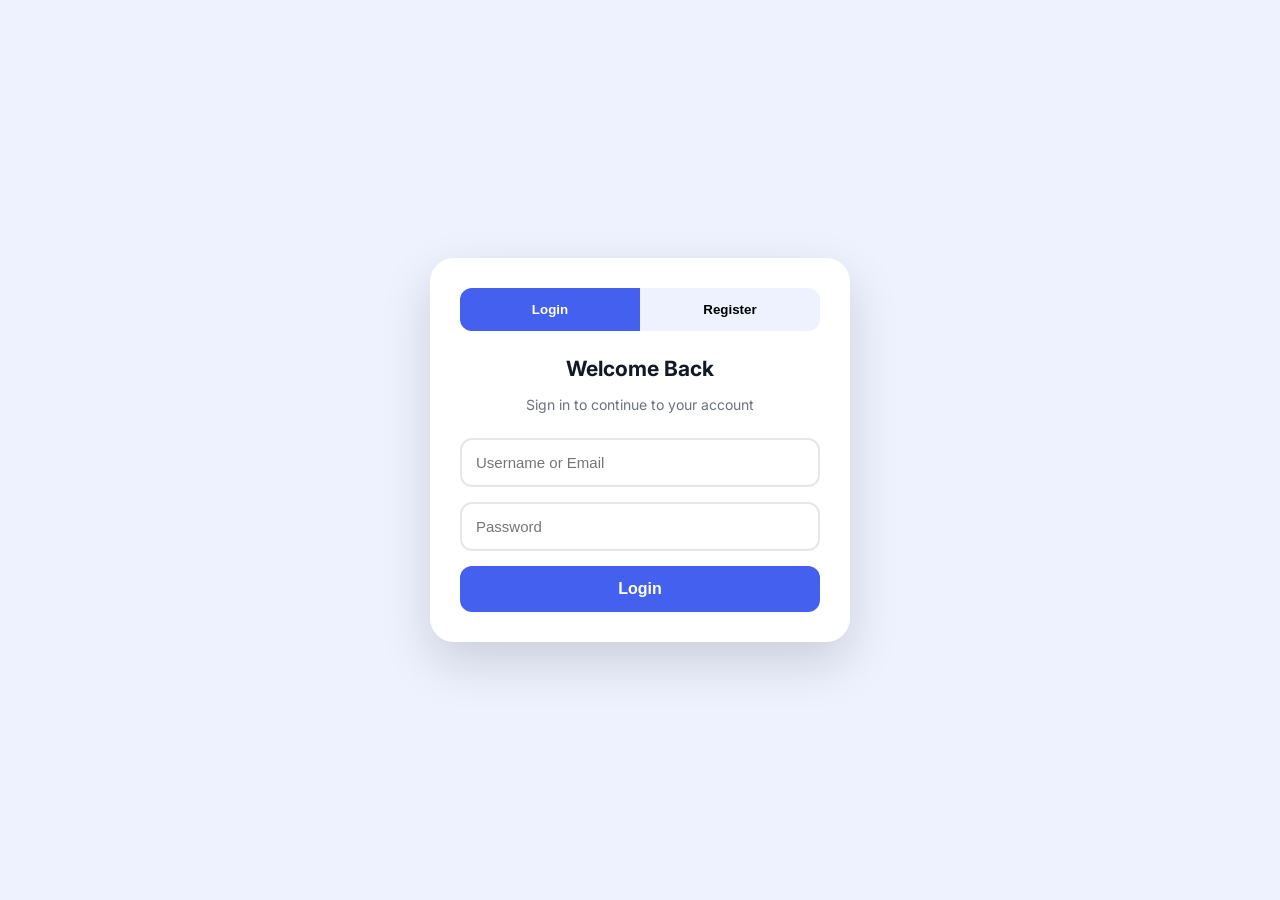
<file: Index.html>
<!DOCTYPE html>
<html lang="en">

<head>
    <meta charset="UTF-8">
    <meta name="viewport" content="width=device-width, initial-scale=1.0">
    <link href="https://fonts.googleapis.com/css2?family=Inter:wght@400;500;600;700;800&display=swap" rel="stylesheet">
    <link rel="stylesheet" href="CSS/Styles.css">

    <title>Login / Register</title>
</head>

<body class="login-page">

<div class="auth-container">
    <div class="auth-card">

        <div class="auth-tabs">
            <button class="tab-btn active" onclick="showLogin()">
                Login
            </button>

            <button class="tab-btn" onclick="showRegister()">
                Register
            </button>
        </div>

        <!-- LOGIN FORM -->
        <form id="loginForm" class="auth-form">
            <h2>Welcome Back</h2>
            <p class="form-subtitle">
                Sign in to continue to your account
            </p>

            <input type="text" placeholder="Username or Email" required>
            <input type="password" placeholder="Password" required>

            <button type="submit" class="auth-btn">
                Login
            </button>
        </form>

        <!-- REGISTER FORM -->
        <form id="registerForm" class="auth-form hidden">
            <h2>Create Account</h2>
            <p class="form-subtitle">
                Join us and create your account
            </p>

            <input type="text" placeholder="Username" required>
            <input type="email" placeholder="Email Address" required>
            <input type="password" placeholder="Password" required>
            <input type="password" placeholder="Confirm Password" required>

            <button type="submit" class="auth-btn">
                Create Account
            </button>
        </form>

    </div>
</div>

<script src="JS/Account.js"></script>
<script src="JS/Accessibility.js"></script>

</body>
</html>
</file>
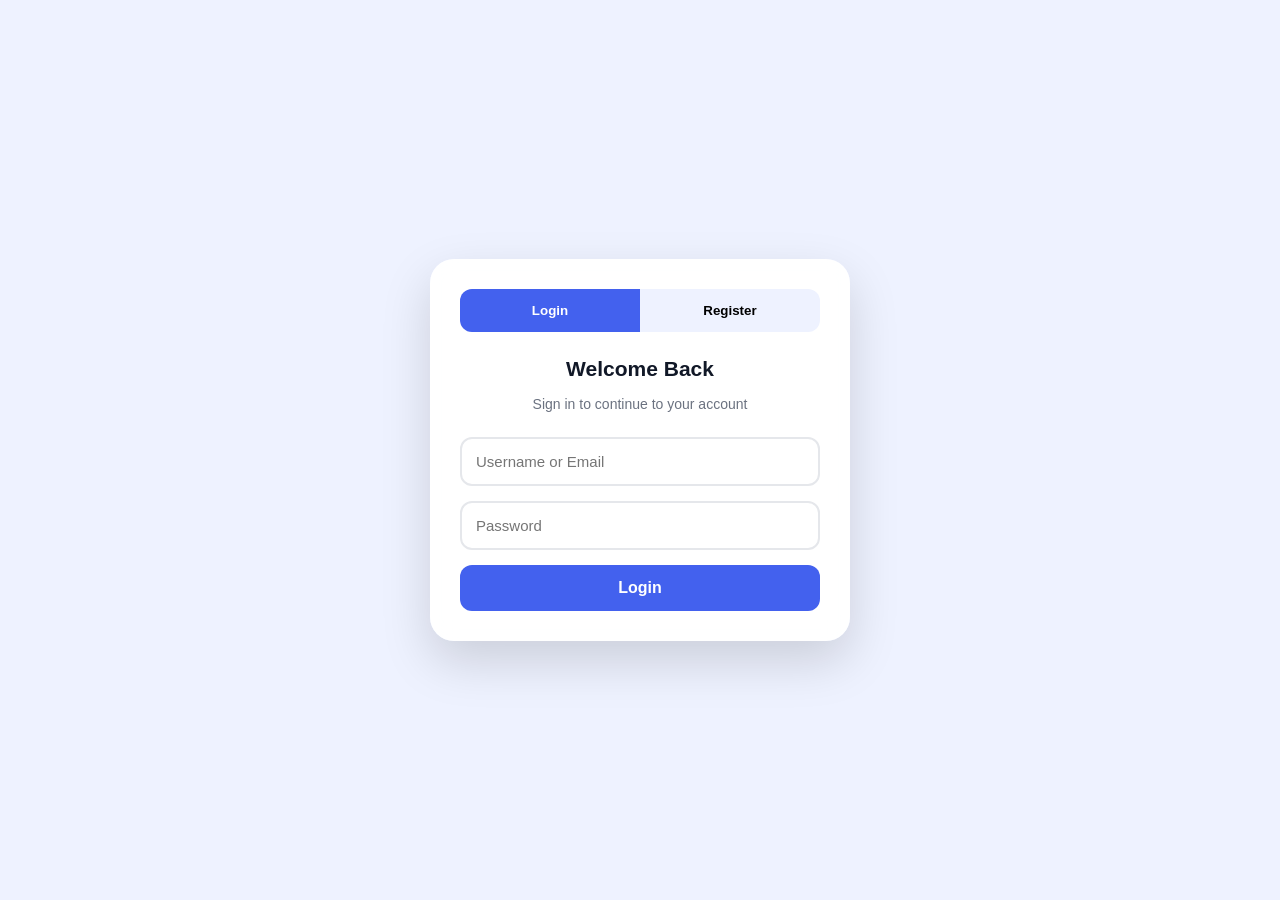
<file: Dashboard.html>
<!DOCTYPE html>
<html lang="en-GB">

<head>
    <link href="https://fonts.googleapis.com/css2?family=Inter:wght@400;500;600;700&display=swap" rel="stylesheet"/>
    <meta charset="UTF-8">
    <meta name="viewport" content="width=device-width, initial-scale=1.0">
    <link rel="stylesheet" href="CSS/Styles.css">

    <title>Literacy App</title>
    <link rel="icon" type="image/x-icon" href="Assets/Images/book.ico">
</head>

<body class="center-page">

<div class="grid">

  <!-- CARD 1: App Info & Daily Goal -->
  <div class="card card-app-info">
    <div class="app-left">
      <h2 class="app-name">Literacy App</h2>
      <p class="app-details" id="level-text">Level 1</p>
      <p class="app-details" id="xp-text">XP: 0</p>
    </div>

    <div class="app-right">
      <h3 class="goal-title">Goal</h3>
      <div class="goal-bar">
        <div class="goal-fill" id="goal-fill"></div>
      </div>
      <p class="goal-percentage" id="goal-percentage">0%</p>
    </div>
  </div>

  <!-- CARD 2: Selected Lesson -->
  <div class="card card-selected-lesson">
    <h3 class="selected-lesson-title" id="sel-title">Select a Lesson</h3>
    <p class="selected-lesson-desc" id="sel-desc">Click a lesson to view details.</p>
    <p class="selected-lesson-xp" id="sel-xp"></p>
    <button class="start-btn" id="start-btn" onclick="startLesson()">Start Lesson</button>
  </div>

  <!-- CARD 3: Learning / Lesson Nodes -->
  <div class="card card-learning">
    <h3 class="learning-title">Learning</h3>

    <div class="nodes">

      <div class="node" data-id="1" onclick="selectLesson(1)">
        <span>Basic Vowels</span>
      </div>

      <div class="node-arrow">↓</div>

      <div class="node" data-id="2" onclick="selectLesson(2)">
        <span>Consonants</span>
      </div>

      <div class="node-arrow">↓</div>

      <div class="node" data-id="3" onclick="selectLesson(3)">
        <span>Short Sentences</span>
      </div>

      <div class="node-arrow">↓</div>

      <div class="node" data-id="4" onclick="selectLesson(4)">
        <span>Phonics</span>
      </div>

      <div class="node-arrow">↓</div>

      <div class="node" data-id="5" onclick="selectLesson(5)">
        <span>Type What You See</span>
      </div>

    </div>
  </div>

  <!-- CARD 4: Statistics -->
  <div class="card card-statistics">
    <h3 class="statistics-title">Statistics</h3>

    <div class="stat-list">

      <div class="stat-item">
        <span class="stat-icon">📚</span>
        <div>
          <p class="stat-name">Words Learnt</p>
          <p class="stat-value" id="stat-words">0</p>
        </div>
      </div>

      <div class="stat-item">
        <span class="stat-icon">🏆</span>
        <div>
          <p class="stat-name">Lessons Completed</p>
          <p class="stat-value" id="stat-lessons">0 / 5</p>
        </div>
      </div>

      <div class="stat-item">
        <span class="stat-icon">🔥</span>
        <div>
          <p class="stat-name">Current Streak</p>
          <p class="stat-value" id="stat-streak">0 Days</p>
        </div>
      </div>

      <div class="stat-item">
        <span class="stat-icon">⭐</span>
        <div>
          <p class="stat-name">Stars Earned</p>
          <p class="stat-value" id="stat-stars">0</p>
        </div>
      </div>

      <div class="stat-item">
        <span class="stat-icon">⏱️</span>
        <div>
          <p class="stat-name">Avg Completion Time</p>
          <p class="stat-value" id="stat-avg-time">N/A</p>
        </div>
      </div>

    </div>
  </div>

  <!-- CARD 5: Settings -->
  <div class="card card-settings">
    <h3 class="settings-title">Settings</h3>

    <p class="settings-label">Theme</p>
    <div class="settings-row">
      <button class="settings-btn settings-btn--active" id="btn-light" onclick="setTheme('light')">☀️ Light</button>
      <button class="settings-btn" id="btn-dark" onclick="setTheme('dark')">🌙 Dark</button>
    </div>

    <p class="settings-label">Font Size</p>
    <div class="settings-row">
      <button class="settings-btn" onclick="decreaseFont()">A−</button>
      <button class="settings-btn settings-btn--active" onclick="defaultFont()">A</button>
      <button class="settings-btn" onclick="increaseFont()">A+</button>
    </div>

    <p class="settings-label">Accessibility</p>
    <div class="settings-row">
      <button class="settings-btn" id="contrast-btn" onclick="toggleContrast()">⚫ High Contrast</button>
      <button class="settings-btn" id="tts-btn" onclick="toggleTTS()">Text to Speech</button>
    </div>

    <p class="settings-label">Account</p>
    <div class="settings-row">
      <button class="settings-btn" onclick="logout()">Log Out</button>
      <button class="settings-btn" onclick="resetAllProgress()" style="background-color:#EF4444;color:white;">🔄 Reset Progress</button>
    </div>
  </div>

</div>

<script src="JS/Script.js"></script>
<script src="JS/Accessibility.js"></script>

<script>
    /* =========================================================
       AVERAGE COMPLETION TIME STAT
       Reads lesson1–5 CompletionTime (seconds) from localStorage,
       averages however many lessons have been completed, and
       displays the result as Xm XXs in the statistics card.
    ========================================================= */
    function updateAvgCompletionTime() {
        let total = 0;
        let count = 0;

        for (let i = 1; i <= 5; i++) {
            const saved = localStorage.getItem(`lesson${i}CompletionTime`);
            const seconds = parseInt(saved);
            if (!isNaN(seconds) && seconds > 0) {
                total += seconds;
                count++;
            }
        }

        const el = document.getElementById("stat-avg-time");
        if (!el) return;

        if (count === 0) {
            el.textContent = "N/A";
            return;
        }

        const avg = Math.floor(total / count);
        const minutes = Math.floor(avg / 60);
        const secs = avg % 60;
        el.textContent = `${minutes}m ${secs.toString().padStart(2, "0")}s`;
    }

    document.addEventListener("DOMContentLoaded", updateAvgCompletionTime);
</script>

</body>
</html>
</file>
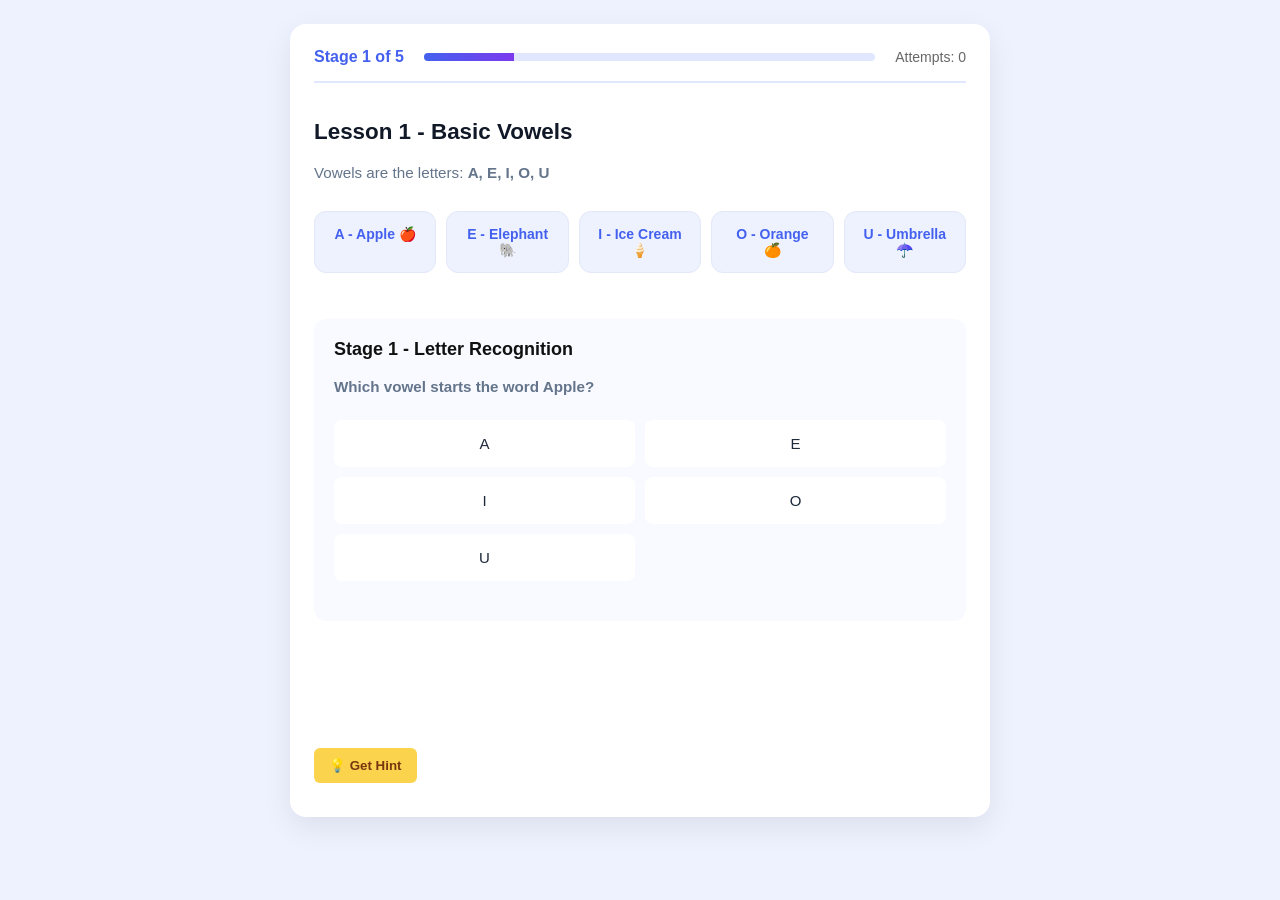
<file: Lesson1.html>
<!DOCTYPE html>
<html lang="en-GB">

<head>
    <meta charset="UTF-8">
    <meta name="viewport" content="width=device-width, initial-scale=1.0">
    <title>Lesson 1 - Basic Vowels</title>
    <link rel="stylesheet" href="CSS/Styles.css">
</head>

<body>

<div class="lesson-container">

    <div class="lesson-header">
        <span class="stage-indicator" id="stageIndicator"></span>
        <div class="progress-bar-container">
            <div class="progress-bar" id="progressBar"></div>
        </div>
        <span class="attempt-counter">Attempts: <span id="attemptCount">0</span></span>
    </div>

    <h1>Lesson 1 - Basic Vowels</h1>

    <p>
        Vowels are the letters:
        <strong>A, E, I, O, U</strong>
    </p>

    <div class="vowel-grid">
        <div class="vowel-card">A - Apple 🍎</div>
        <div class="vowel-card">E - Elephant 🐘</div>
        <div class="vowel-card">I - Ice Cream 🍦</div>
        <div class="vowel-card">O - Orange 🍊</div>
        <div class="vowel-card">U - Umbrella ☂️</div>
    </div>

    <div class="question-container">
        <div class="question-title" id="questionTitle"></div>
        <div id="questionContent"></div>
    </div>

    <p id="result"></p>
    <div class="explanation" id="explanation"></div>

    <div>
        <button id="hint-btn" class="hint-btn" onclick="showHintModal()">💡 Get Hint</button>
        <button id="repeat-btn" class="hint-btn" onclick="repeatSentence()" style="background: #e0e7ff; color: #4361ee; display:none;">
            🔊 Read Again
        </button>
    </div>

    <button id="next-btn" class="next-btn" onclick="nextStage(1)" style="display:none;">
        Next Stage →
    </button>

</div>

<script>
    const stages = {
        1: {
            title: "Stage 1 - Letter Recognition",
            question: "Which vowel starts the word Apple?",
            hints: ["Think of the fruit! It's round and red.", "The first letter is the same as in 'Apple'"],
            explanation: "The word Apple starts with the vowel 'A'. Vowels are important letters that make specific sounds.",
            options: [
                { text: "A", correct: true },
                { text: "E", correct: false },
                { text: "I", correct: false },
                { text: "O", correct: false },
                { text: "U", correct: false }
            ]
        },
        2: {
            title: "Stage 2 - Vowel Matching",
            question: "Which word starts with the vowel E?",
            hints: ["Think of a large animal from Africa.", "It has a long trunk and big ears."],
            explanation: "Elephant starts with 'E'. Pay attention to the first sound of words—that helps you identify vowels!",
            options: [
                { text: "Apple 🍎", correct: false },
                { text: "Elephant 🐘", correct: true },
                { text: "Ice Cream 🍦", correct: false },
                { text: "Orange 🍊", correct: false },
                { text: "Umbrella ☂️", correct: false }
            ]
        },
        3: {
            title: "Stage 3 - Fill Missing Vowels",
            question: "What vowels complete: _c_ cr__m (Ice Cream)?",
            hints: ["The first vowel sounds like 'eye'", "The second vowel sounds like 'ee'"],
            explanation: "Ice Cream contains the vowels I (eye) and E (ee). Many words have multiple vowels!",
            options: [
                { text: "I and E", correct: true },
                { text: "A and O", correct: false },
                { text: "E and U", correct: false },
                { text: "O and A", correct: false },
                { text: "U and I", correct: false }
            ]
        },
        4: {
            title: "Stage 4 - Vowel Counting",
            question: "How many vowels are in: O-R-A-N-G-E?",
            hints: ["Count only A, E, I, O, U", "Look at each letter: O, R, A, N, G, E"],
            explanation: "Orange contains 2 vowels: O (start) and E (end). R, N, G are consonants.",
            options: [
                { text: "1 vowel", correct: false },
                { text: "2 vowels", correct: true },
                { text: "3 vowels", correct: false },
                { text: "4 vowels", correct: false },
                { text: "5 vowels", correct: false }
            ]
        },
        5: {
            title: "Stage 5 - Master Challenge",
            question: "Which word has ALL 5 vowels (A, E, I, O, U)?",
            hints: ["This word means learning or schooling", "It has 9 letters"],
            explanation: "EDUCATION contains all 5 vowels! E-D-U-C-A-T-I-O-N. Excellent work!",
            options: [
                { text: "Apple", correct: false },
                { text: "Elephant", correct: false },
                { text: "EDUCATION", correct: true },
                { text: "Ice", correct: false },
                { text: "Orange", correct: false }
            ]
        }
    };

    document.addEventListener("DOMContentLoaded", () => initLesson(1));
</script>

<script src="JS/Lessons.js"></script>
<script src="JS/Accessibility.js"></script>

</body>
</html>
</file>
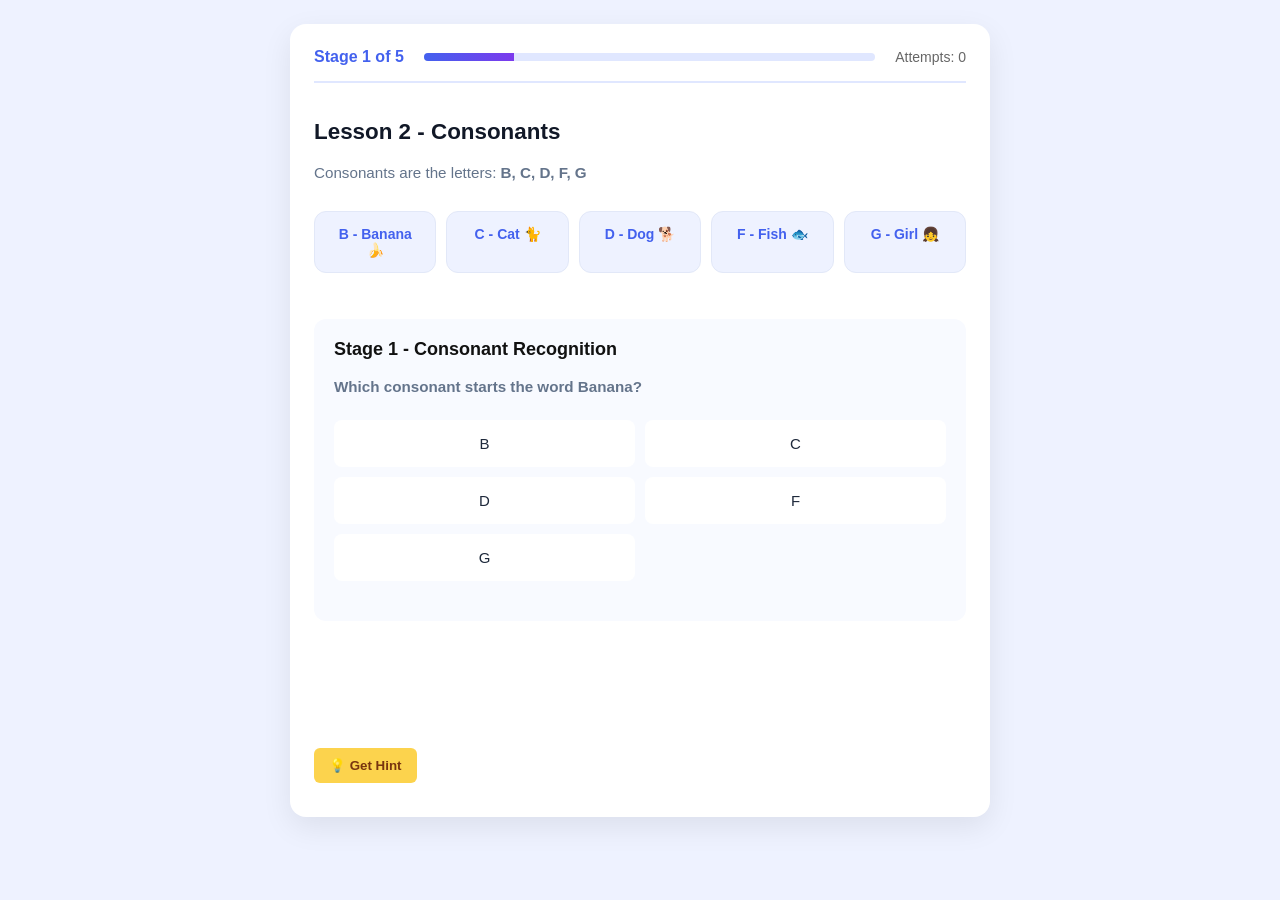
<file: Lesson2.html>
<!DOCTYPE html>
<html lang="en-GB">

<head>
    <meta charset="UTF-8">
    <meta name="viewport" content="width=device-width, initial-scale=1.0">
    <title>Lesson 2 - Consonants</title>
    <link rel="stylesheet" href="CSS/Styles.css">
</head>

<body>

<div class="lesson-container">

    <div class="lesson-header">
        <span class="stage-indicator" id="stageIndicator"></span>
        <div class="progress-bar-container">
            <div class="progress-bar" id="progressBar"></div>
        </div>
        <span class="attempt-counter">Attempts: <span id="attemptCount">0</span></span>
    </div>

    <h1>Lesson 2 - Consonants</h1>

    <p>
        Consonants are the letters:
        <strong>B, C, D, F, G</strong>
    </p>

    <div class="vowel-grid">
        <div class="vowel-card">B - Banana 🍌</div>
        <div class="vowel-card">C - Cat 🐈</div>
        <div class="vowel-card">D - Dog 🐕</div>
        <div class="vowel-card">F - Fish 🐟</div>
        <div class="vowel-card">G - Girl 👧</div>
    </div>

    <div class="question-container">
        <div class="question-title" id="questionTitle"></div>
        <div id="questionContent"></div>
    </div>

    <p id="result"></p>
    <div class="explanation" id="explanation"></div>

    <div>
        <button id="hint-btn" class="hint-btn" onclick="showHintModal()">💡 Get Hint</button>
        <button id="repeat-btn" class="hint-btn" onclick="repeatSentence()" style="background: #e0e7ff; color: #4361ee; display:none;">
            🔊 Read Again
        </button>
    </div>

    <button id="next-btn" class="next-btn" onclick="nextStage(2)" style="display:none;">
        Next Stage →
    </button>

</div>

<script>
    const stages = {
        1: {
            title: "Stage 1 - Consonant Recognition",
            question: "Which consonant starts the word Banana?",
            hints: ["Think of a yellow fruit.", "B-B-Banana"],
            explanation: "Banana starts with 'B'. Consonants are letters that aren't vowels (not A, E, I, O, U).",
            options: [
                { text: "B", correct: true },
                { text: "C", correct: false },
                { text: "D", correct: false },
                { text: "F", correct: false },
                { text: "G", correct: false }
            ]
        },
        2: {
            title: "Stage 2 - Word Matching",
            question: "Which word starts with consonant D?",
            hints: ["It's an animal that barks.", "D-D-Dog"],
            explanation: "Dog starts with 'D'. Dogs are loyal pets that make great companions!",
            options: [
                { text: "Banana 🍌", correct: false },
                { text: "Cat 🐈", correct: false },
                { text: "Dog 🐕", correct: true },
                { text: "Fish 🐟", correct: false },
                { text: "Girl 👧", correct: false }
            ]
        },
        3: {
            title: "Stage 3 - Multiple Consonants",
            question: "Which of these has consonants F and G?",
            hints: ["One word starts with F, one with G.", "Fish and Girl"],
            explanation: "Fish starts with 'F' and Girl starts with 'G'. Both are consonants we've learned!",
            options: [
                { text: "Banana & Cat", correct: false },
                { text: "Fish & Girl", correct: true },
                { text: "Dog & Cat", correct: false },
                { text: "Banana & Dog", correct: false },
                { text: "Fish & Cat", correct: false }
            ]
        },
        4: {
            title: "Stage 4 - Find the Missing Consonant",
            question: "What consonant completes: _at (as in Cat)?",
            hints: ["It's the third letter of the alphabet.", "C comes after B"],
            explanation: "Cat starts with 'C'. The word _at + C = Cat!",
            options: [
                { text: "B", correct: false },
                { text: "C", correct: true },
                { text: "D", correct: false },
                { text: "F", correct: false },
                { text: "G", correct: false }
            ]
        },
        5: {
            title: "Stage 5 - Consonant Mastery",
            question: "How many consonants (B,C,D,F,G) are in: BIG DOG?",
            hints: ["Count: B, I, G, D, O, G", "Count only B, C, D, F, G"],
            explanation: "BIG DOG contains: B, G, D, G = 4 consonants from our list! I and O are vowels.",
            options: [
                { text: "2 consonants", correct: false },
                { text: "3 consonants", correct: false },
                { text: "4 consonants", correct: true },
                { text: "5 consonants", correct: false },
                { text: "1 consonant", correct: false }
            ]
        }
    };

document.addEventListener("DOMContentLoaded", () => {
    initLesson(2);
});

</script>

<script src="JS/Lessons.js"></script>
<script src="JS/Accessibility.js"></script>

</body>
</html>
</file>
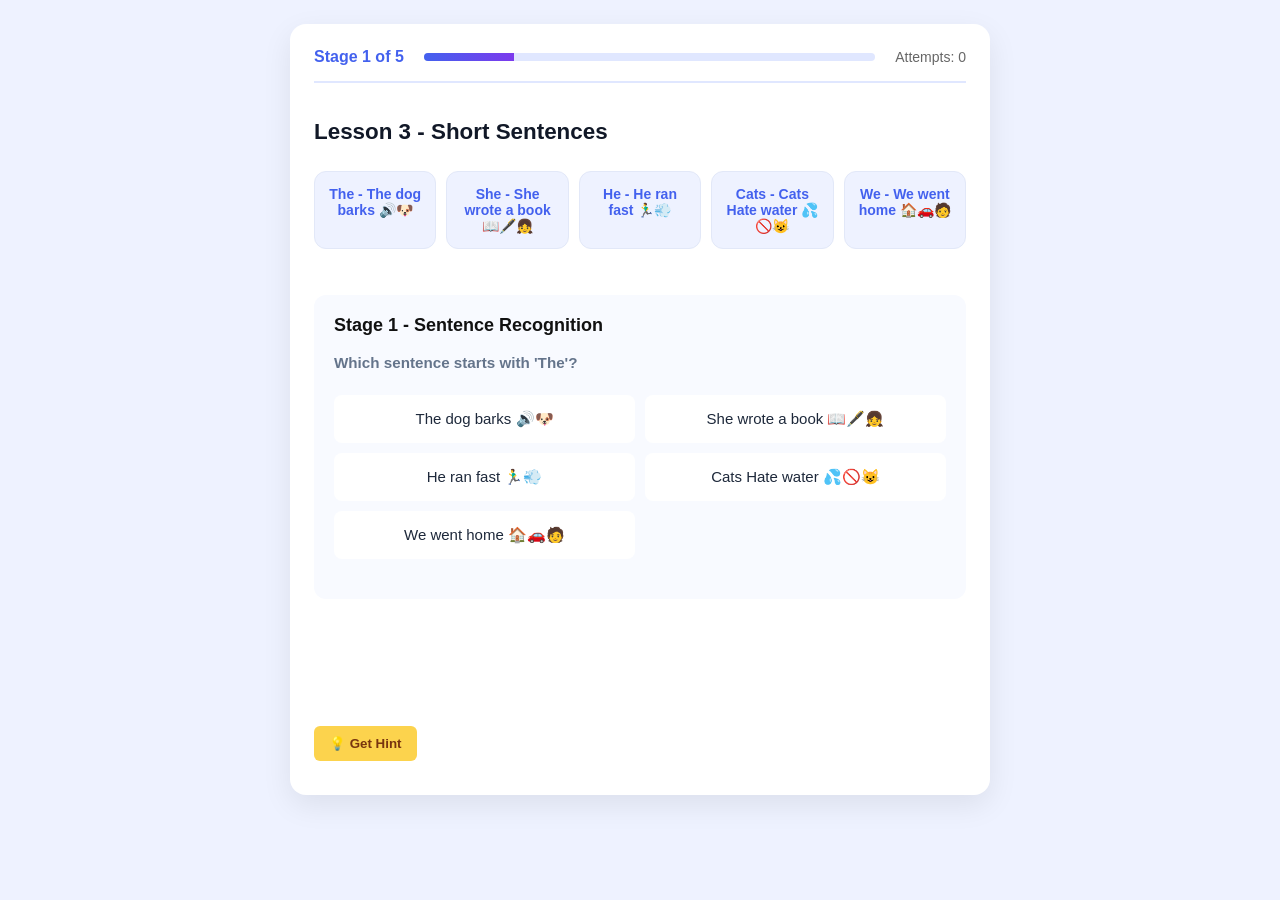
<file: Lesson3.html>
<!DOCTYPE html>
<html lang="en-GB">

<head>
    <meta charset="UTF-8">
    <meta name="viewport" content="width=device-width, initial-scale=1.0">
    <title>Lesson 3 - Short Sentences</title>
    <link rel="stylesheet" href="CSS/Styles.css">
</head>

<body>

<div class="lesson-container">

    <div class="lesson-header">
        <span class="stage-indicator" id="stageIndicator"></span>
        <div class="progress-bar-container">
            <div class="progress-bar" id="progressBar"></div>
        </div>
        <span class="attempt-counter">Attempts: <span id="attemptCount">0</span></span>
    </div>

    <h1>Lesson 3 - Short Sentences</h1>

    <div class="vowel-grid">
        <div class="vowel-card">The - The dog barks 🔊🐶</div>
        <div class="vowel-card">She - She wrote a book 📖🖋️👧</div>
        <div class="vowel-card">He - He ran fast 🏃‍♂️💨</div>
        <div class="vowel-card">Cats - Cats Hate water 💦🚫😺</div>
        <div class="vowel-card">We - We went home 🏠🚗🧑</div>
    </div>

    <div class="question-container">
        <div class="question-title" id="questionTitle"></div>
        <div id="questionContent"></div>
    </div>

    <p id="result"></p>
    <div class="explanation" id="explanation"></div>

    <div>
        <button id="hint-btn" class="hint-btn" onclick="showHintModal()">💡 Get Hint</button>
        <button id="repeat-btn" class="hint-btn" onclick="repeatSentence()" style="background: #e0e7ff; color: #4361ee; display:none;">
            🔊 Read Again
        </button>
    </div>

    <button id="next-btn" class="next-btn" onclick="nextStage(3)" style="display:none;">
        Next Stage →
    </button>

</div>

<script>
    const stages = {
        1: {
            title: "Stage 1 - Sentence Recognition",
            question: "Which sentence starts with 'The'?",
            hints: ["It's about an animal sound.", "The dog..."],
            explanation: "'The' is a very common word. It helps us talk about specific things. 'The dog barks' is a complete sentence!",
            options: [
                { text: "The dog barks 🔊🐶", correct: true },
                { text: "She wrote a book 📖🖋️👧", correct: false },
                { text: "He ran fast 🏃‍♂️💨", correct: false },
                { text: "Cats Hate water 💦🚫😺", correct: false },
                { text: "We went home 🏠🚗🧑", correct: false }
            ]
        },
        2: {
            title: "Stage 2 - Subject Identification",
            question: "Which sentence is about a girl?",
            hints: ["She is a girl.", "Someone wrote a book."],
            explanation: "'She' is a pronoun that means a girl or woman. The sentence tells us she wrote a book—a complete action!",
            options: [
                { text: "The dog barks 🔊🐶", correct: false },
                { text: "She wrote a book 📖🖋️👧", correct: true },
                { text: "He ran fast 🏃‍♂️💨", correct: false },
                { text: "Cats Hate water 💦🚫😺", correct: false },
                { text: "We went home 🏠🚗🧑", correct: false }
            ]
        },
        3: {
            title: "Stage 3 - Action Recognition",
            question: "Which sentence starts with 'He'?",
            hints: ["It's about someone moving quickly.", "He ran..."],
            explanation: "'He' is a pronoun for a boy or man. 'Ran' is the action. This sentence tells us what he did!",
            options: [
                { text: "The dog barks 🔊🐶", correct: false },
                { text: "She wrote a book 📖🖋️👧", correct: false },
                { text: "He ran fast 🏃‍♂️💨", correct: true },
                { text: "Cats Hate water 💦🚫😺", correct: false },
                { text: "We went home 🏠🚗🧑", correct: false }
            ]
        },
        4: {
            title: "Stage 4 - Plural Subjects",
            question: "Which sentence uses 'We' (multiple people)?",
            hints: ["Multiple people did something together.", "We went..."],
            explanation: "'We' means more than one person—it's plural! This sentence tells us everyone went home together.",
            options: [
                { text: "The dog barks 🔊🐶", correct: false },
                { text: "She wrote a book 📖🖋️👧", correct: false },
                { text: "He ran fast 🏃‍♂️💨", correct: false },
                { text: "Cats Hate water 💦🚫😺", correct: false },
                { text: "We went home 🏠🚗🧑", correct: true }
            ]
        },
        5: {
            title: "Stage 5 - Complete Mastery",
            question: "Which sentence has a plural animal as the first word?",
            hints: ["Remember Stage 4 — plural means more than one! Which animal word means more than one?", "Cats means more than one cat — it is plural and sits right at the start of the sentence as the subject!"],
            explanation: "'Cats' is a plural animal subject — it means more than one cat, and it is the very first word. 'The dog' also has an animal, but 'The' comes first and 'dog' is singular. Well done — you have mastered short sentences!",
            options: [
                { text: "The dog barks 🔊🐶", correct: false },
                { text: "She wrote a book 📖🖋️👧", correct: false },
                { text: "He ran fast 🏃‍♂️💨", correct: false },
                { text: "Cats Hate water 💦🚫😺", correct: true },
                { text: "We went home 🏠🚗🧑", correct: false }
            ]
        }
    };

    document.addEventListener("DOMContentLoaded", () => initLesson(3));
</script>

<script src="JS/Lessons.js"></script>
<script src="JS/Accessibility.js"></script>

</body>
</html>
</file>
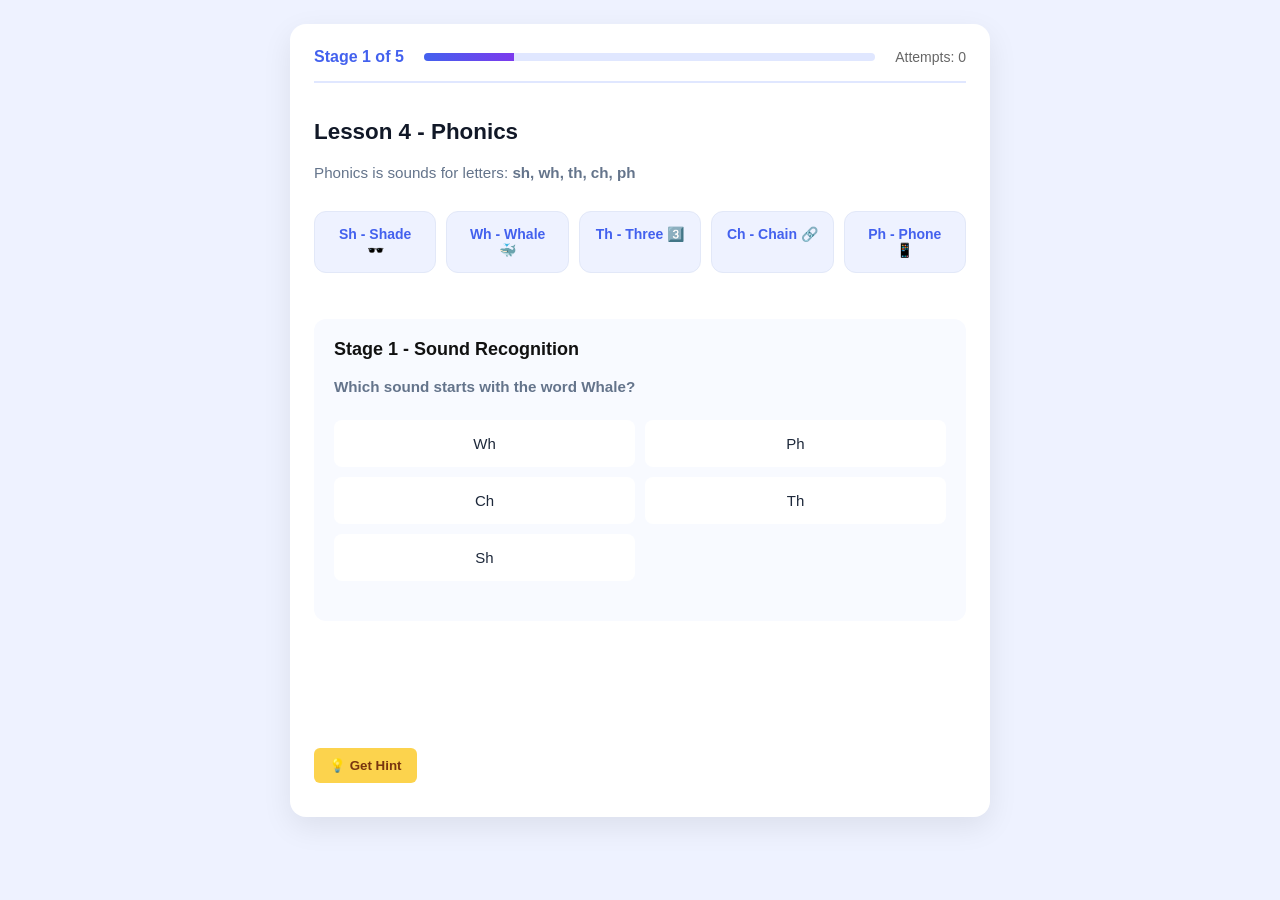
<file: Lesson4.html>
<!DOCTYPE html>
<html lang="en-GB">

<head>
    <meta charset="UTF-8">
    <meta name="viewport" content="width=device-width, initial-scale=1.0">
    <title>Lesson 4 - Phonics</title>
    <link rel="stylesheet" href="CSS/Styles.css">
</head>

<body>

<div class="lesson-container">

    <div class="lesson-header">
        <span class="stage-indicator" id="stageIndicator"></span>
        <div class="progress-bar-container">
            <div class="progress-bar" id="progressBar"></div>
        </div>
        <span class="attempt-counter">Attempts: <span id="attemptCount">0</span></span>
    </div>

    <h1>Lesson 4 - Phonics</h1>

    <p>
        Phonics is sounds for letters:
        <strong>sh, wh, th, ch, ph</strong>
    </p>

    <div class="vowel-grid">
        <div class="vowel-card">Sh - Shade 🕶️</div>
        <div class="vowel-card">Wh - Whale 🐳</div>
        <div class="vowel-card">Th - Three 3️⃣</div>
        <div class="vowel-card">Ch - Chain 🔗</div>
        <div class="vowel-card">Ph - Phone 📱</div>
    </div>

    <div class="question-container">
        <div class="question-title" id="questionTitle"></div>
        <div id="questionContent"></div>
    </div>

    <p id="result"></p>
    <div class="explanation" id="explanation"></div>

    <div>
        <button id="hint-btn" class="hint-btn" onclick="showHintModal()">💡 Get Hint</button>
        <button id="repeat-btn" class="hint-btn" onclick="repeatSentence()" style="background: #e0e7ff; color: #4361ee; display:none;">
            🔊 Read Again
        </button>
    </div>

    <button id="next-btn" class="next-btn" onclick="nextStage(4)" style="display:none;">
        Next Stage →
    </button>

</div>

<script>
    const stages = {
        1: {
            title: "Stage 1 - Sound Recognition",
            question: "Which sound starts with the word Whale?",
            hints: ["Think of a big ocean animal.", "Wh..."],
            explanation: "Whale starts with 'Wh'. Phonics teaches us how letter combinations make sounds together!",
            options: [
                { text: "Wh", correct: true },
                { text: "Ph", correct: false },
                { text: "Ch", correct: false },
                { text: "Th", correct: false },
                { text: "Sh", correct: false }
            ]
        },
        2: {
            title: "Stage 2 - Sound Matching",
            question: "Which word has the 'Th' sound?",
            hints: ["It's a number.", "Th..."],
            explanation: "Three has the 'Th' sound. Say it slowly: T-H-ree. Both letters work together!",
            options: [
                { text: "Shade 🕶️", correct: false },
                { text: "Whale 🐳", correct: false },
                { text: "Three 3️⃣", correct: true },
                { text: "Chain 🔗", correct: false },
                { text: "Phone 📱", correct: false }
            ]
        },
        3: {
            title: "Stage 3 - 'Ch' Sound",
            question: "Which word has the 'Ch' sound?",
            hints: ["It's made of metal links.", "Ch..."],
            explanation: "Chain has the 'Ch' sound. When C and H work together, they make a special sound!",
            options: [
                { text: "Shade 🕶️", correct: false },
                { text: "Whale 🐳", correct: false },
                { text: "Three 3️⃣", correct: false },
                { text: "Chain 🔗", correct: true },
                { text: "Phone 📱", correct: false }
            ]
        },
        4: {
            title: "Stage 4 - 'Ph' Sound",
            question: "Which word starts with the 'Ph' sound?",
            hints: ["It's a device you use to call people.", "Ph..."],
            explanation: "Phone has the 'Ph' sound. 'Ph' sounds like 'F' even though it looks different!",
            options: [
                { text: "Shade 🕶️", correct: false },
                { text: "Whale 🐳", correct: false },
                { text: "Three 3️⃣", correct: false },
                { text: "Chain 🔗", correct: false },
                { text: "Phone 📱", correct: true }
            ]
        },
        5: {
            title: "Stage 5 - Master Phonics",
            question: "Which word has the 'Sh' sound?",
            hints: ["It provides protection from the sun.", "Sh..."],
            explanation: "Shade has the 'Sh' sound. You use it to stay cool. Great job learning phonics!",
            options: [
                { text: "Shade 🕶️", correct: true },
                { text: "Whale 🐳", correct: false },
                { text: "Three 3️⃣", correct: false },
                { text: "Chain 🔗", correct: false },
                { text: "Phone 📱", correct: false }
            ]
        }
    };

    document.addEventListener("DOMContentLoaded", () => initLesson(4));
</script>

<script src="JS/Lessons.js"></script>
<script src="JS/Accessibility.js"></script>

</body>
</html>
</file>
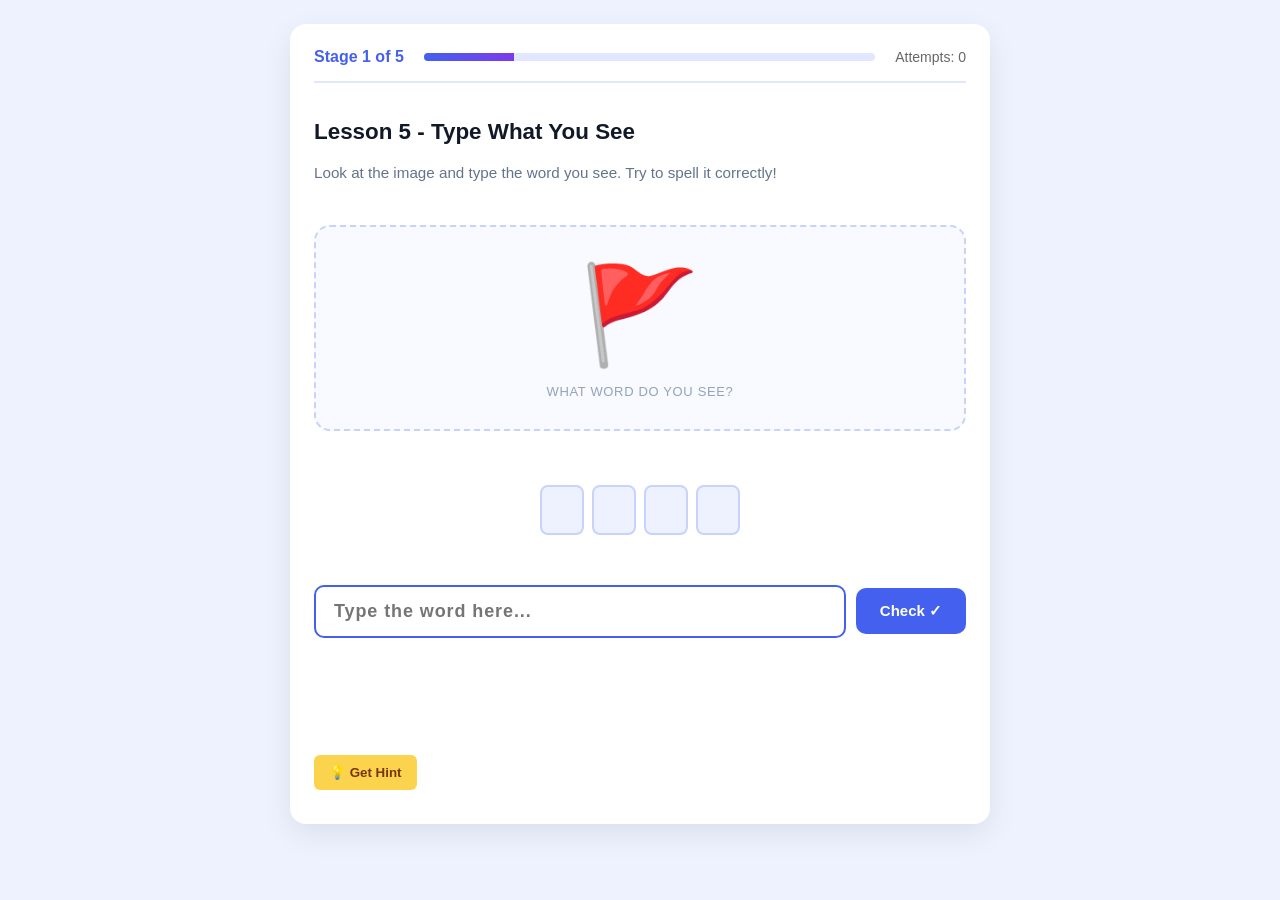
<file: Lesson5.html>
<!DOCTYPE html>
<html lang="en-GB">

<head>
    <meta charset="UTF-8">
    <meta name="viewport" content="width=device-width, initial-scale=1.0">
    <title>Lesson 5 - Type What You See</title>
    <link rel="stylesheet" href="CSS/Styles.css">
</head>

<body>

<div class="lesson-container">

    <div class="lesson-header">
        <span class="stage-indicator" id="stageIndicator"></span>
        <div class="progress-bar-container">
            <div class="progress-bar" id="progressBar"></div>
        </div>
        <span class="attempt-counter">Attempts: <span id="attemptCount">0</span></span>
    </div>

    <h1>Lesson 5 - Type What You See</h1>
    <p>Look at the image and type the word you see. Try to spell it correctly!</p>

    <!-- Emoji image display -->
    <div class="image-display">
        <span class="image-emoji" id="stageEmoji"></span>
        <span class="image-label">What word do you see?</span>
    </div>

    <!-- Letter count tiles -->
    <div class="letter-tiles" id="letterTiles"></div>

    <!-- Typing input -->
    <div class="typing-area">
        <input
            type="text"
            class="typing-input"
            id="typing-input"
            placeholder="Type the word here..."
            autocomplete="off"
            autocorrect="off"
            autocapitalize="off"
            spellcheck="false"
            maxlength="20"
        />
        <button class="submit-btn" id="submit-btn" onclick="handleTypingAnswer()">
            Check ✓
        </button>
    </div>

    <p id="result"></p>
    <div class="explanation" id="explanation"></div>

    <div>
        <button id="hint-btn" class="hint-btn" onclick="showHintModal()">💡 Get Hint</button>
        <button id="repeat-btn" class="hint-btn" onclick="repeatSentence()" style="background:#e0e7ff;color:#4361ee;display:none;">🔊 Read Again</button>
    </div>

    <button id="next-btn" class="next-btn" onclick="nextStage(5)" style="display:none;">Next Stage →</button>

</div>

<script src="JS/Lessons.js"></script>
<script src="JS/Accessibility.js"></script>

<script>
    /* =========================================================
       SUPPRESS GENERIC PAGE READER
       autoReadLesson() in Accessibility.js fires on window load
       and reads all page elements generically. Lesson 5 handles
       its own TTS inside initLesson, so we override it here
       with a no-op to prevent both systems firing at once.
    ========================================================= */
    function autoReadLesson() {}

    /* =========================================================
       STAGE DATA
       Words drawn from the APP Key Word List and Phonics
       Progression document, ordered by phonics complexity.
       Hints are phonics-informed — they name the grapheme or
       blending strategy the learner should use.
    ========================================================= */
    const stages = {

        /* ----- Stage 1 -----
           Word:  FLAG  (phonics breakdown: f/l/a/g)
           Focus: FL consonant blend + short vowel 'a'
           From:  Phonics Progression Level 1
        ---------------------------------------------------- */
        1: {
            title: "Stage 1 - Consonant Blends",
            emoji: "🚩",
            word: "flag",
            accepted: ["flag"],
            hints: [
                "It has 4 letters. Have a go at sounding each one out: f… l… a… g. You might spot one flying at the seaside, on top of a castle, or in the school playground!",
                "It starts with the blend FL — two letters that work together to make one quick sound, like in 'flat' and 'flip'. Then comes a short 'a' and the letter G. Blend it together: fl-ag!"
            ],
            explanation: "The word is FLAG 🚩. F-L-A-G. The letters F and L blend together at the start to make the /fl/ sound. The A in the middle is a short vowel, just like in 'cat' and 'hat'. Brilliant work!"
        },

        /* ----- Stage 2 -----
           Word:  SNAIL  (phonics breakdown: s/n/ai/l)
           Focus: 'ai' vowel digraph (long A sound)
           From:  Phonics Progression Level 2
        ---------------------------------------------------- */
        2: {
            title: "Stage 2 - Vowel Digraphs",
            emoji: "🐌",
            word: "snail",
            accepted: ["snail"],
            hints: [
                "It has 5 letters. You might spot one of these in the garden after a rainy day — it moves ever so slowly and carries its shell on its back! Listen carefully for a long 'ay' sound hiding inside.",
                "It starts with the blend SN and ends with L. The long 'ay' sound in the middle is spelled A-I — two vowels that go together to make one sound. Break it up: sn + ai + l. Have a go!"
            ],
            explanation: "The word is SNAIL 🐌. S-N-A-I-L. The letters A and I sit next to each other and together they make the long 'ay' sound. You'll find the same 'ai' grapheme in words like 'pain', 'rain', and 'train'. Well done!"
        },

        /* ----- Stage 3 -----
           Word:  STORM  (phonics breakdown: s/t/or/m)
           Focus: 'or' vowel digraph
           From:  Phonics Progression Level 3
        ---------------------------------------------------- */
        3: {
            title: "Stage 3 - The 'or' Sound",
            emoji: "⛈️",
            word: "storm",
            accepted: ["storm"],
            hints: [
                "It has 5 letters. We get plenty of these in Britain — lots of wind, rain, thunder, and lightning! Listen out for the 'or' sound hiding in the middle, the same one you hear in 'fork' and 'morning'.",
                "It starts with the blend ST and ends with M. The middle part is the 'or' grapheme — O and R together make one sound. Break it apart: st + or + m. What do you get?"
            ],
            explanation: "The word is STORM ⛈️. S-T-O-R-M. The letters O and R together make the /or/ sound. You'll hear that same sound in 'fork', 'torch', 'corn', and 'north' — all from your phonics list. Smashing!"
        },

        /* ----- Stage 4 -----
           Word:  POINT  (phonics breakdown: p/oi/n/t)
           Focus: 'oi' vowel digraph
           From:  Phonics Progression Level 5
        ---------------------------------------------------- */
        4: {
            title: "Stage 4 - The 'oi' Sound",
            emoji: "👉",
            word: "point",
            accepted: ["point"],
            hints: [
                "It has 5 letters. You do this with your finger when you want to show someone where something is! Listen out for the special 'oi' sound hiding inside — the same one you hear in 'boy' and 'toy'.",
                "It starts with P and ends with NT. The 'oi' in the middle is a vowel pair — O and I together make one special sound. Break it apart: p + oi + nt. Have a go!"
            ],
            explanation: "The word is POINT 👉. P-O-I-N-T. The letters O and I together make the /oy/ sound. You'll spot the same 'oi' grapheme in 'soil', 'boil', 'joint', and 'coin' — all from your phonics progression. Fantastic!"
        },

        /* ----- Stage 5 -----
           Word:  DOLPHIN  (phonics breakdown: d/o/l/ph/i/n)
           Focus: 'ph' grapheme = /f/ sound
           From:  Phonics Progression (ph level) + Key Word List
        ---------------------------------------------------- */
        5: {
            title: "Stage 5 - The Tricky 'ph' Sound",
            emoji: "🐬",
            word: "dolphin",
            accepted: ["dolphin"],
            hints: [
                "It has 7 letters! These clever sea creatures sometimes swim around the British coastline. Break the word into two chunks to make it easier: DOL + PHIN. Say each part aloud, then put them together.",
                "Watch out — the /f/ sound in this word is NOT the letter F! It's spelled PH instead. P and H together make an /f/ sound. So it's: d-o-l + ph-i-n. You'll find the same PH trick in 'elephant', 'phone', and 'phonics'!"
            ],
            explanation: "The word is DOLPHIN 🐬. D-O-L-P-H-I-N. The tricky part is PH — those two letters together make an /f/ sound. You'll find the same PH in 'elephant', 'alphabet', 'phone', and even the word 'phonics' itself. Absolutely brilliant!"
        }
    };

    /* =========================================================
       TYPING LESSON INIT
       Overrides the shared initLesson from Lessons.js since
       this lesson uses a text input instead of option buttons.
    ========================================================= */
    function initLesson(lessonNumber) {
        currentLesson = lessonNumber;
        hintIndex = 0;
        attemptCount = 0;
        correctOnFirstTry = false;
        hintsUsed = 0;

        // Start the lesson timer — only records the time on the very first stage
        startLessonTimer(lessonNumber);

        const stage = getCurrentStage(lessonNumber);
        const stageData = stages[stage];

        // Header
        document.getElementById("stageIndicator").textContent = getStageProgress(lessonNumber);
        document.getElementById("progressBar").style.width = `${(stage / 5) * 100}%`;
        document.getElementById("attemptCount").textContent = "0";

        // Emoji display
        document.getElementById("stageEmoji").textContent = stageData.emoji;

        // Reset input
        const input = document.getElementById("typing-input");
        input.value = "";
        input.disabled = false;
        input.focus();

        // Reset submit button
        const submitBtn = document.getElementById("submit-btn");
        submitBtn.disabled = false;

        // Reset result and explanation
        document.getElementById("result").textContent = "";
        document.getElementById("explanation").style.display = "none";

        // Reset hint button
        const hintBtn = document.getElementById("hint-btn");
        hintBtn.disabled = false;
        hintBtn.textContent = "💡 Get Hint";

        // Hide next button
        document.getElementById("next-btn").style.display = "none";

        // Build blank letter tiles
        renderLetterTiles(stageData.word, "");

        // Update tiles as user types
        input.addEventListener("input", () => {
            renderLetterTiles(stageData.word, input.value);
        });

        // Allow Enter key to submit
        input.onkeydown = (e) => {
            if (e.key === "Enter") handleTypingAnswer();
        };

        // TTS: read lesson title, description, then name the image.
        // The emoji itself cannot be spoken reliably, so we use the
        // word name instead — this is accessibility info, not a spoiler,
        // as the learner still has to spell it correctly themselves.
        if (typeof ttsEnabled !== "undefined" && ttsEnabled) {
            queueSpeech([
                "Lesson 5 — Type What You See.",
                "Look at the image and type the word you see. Try to spell it correctly!",
                `The image shows: ${stageData.word}.`
            ]);
        }
    }

    /* =========================================================
       LETTER TILES
       Shows one tile per letter in the target word, filling
       in the letters the user has typed so far.
    ========================================================= */
    function renderLetterTiles(word, typed, finalState = null) {
        const container = document.getElementById("letterTiles");
        container.innerHTML = "";

        for (let i = 0; i < word.length; i++) {
            const tile = document.createElement("div");
            tile.className = "letter-tile";

            if (finalState === "correct") {
                tile.textContent = word[i].toUpperCase();
                tile.classList.add("correct");
            } else if (finalState === "incorrect") {
                // Show what the user typed vs what was correct
                if (typed[i]) {
                    tile.textContent = typed[i].toUpperCase();
                    tile.classList.add(typed[i].toLowerCase() === word[i].toLowerCase() ? "correct" : "incorrect");
                } else {
                    tile.textContent = "_";
                    tile.classList.add("incorrect");
                }
            } else if (typed[i]) {
                tile.textContent = typed[i].toUpperCase();
                tile.classList.add("filled");
            } else {
                tile.textContent = "";
            }

            container.appendChild(tile);
        }
    }

    /* =========================================================
       ANSWER CHECKING
    ========================================================= */
    function handleTypingAnswer() {
        const stage = getCurrentStage(currentLesson);
        const stageData = stages[stage];
        const input = document.getElementById("typing-input");
        const result = document.getElementById("result");
        const explanation = document.getElementById("explanation");
        const nextBtn = document.getElementById("next-btn");
        const hintBtn = document.getElementById("hint-btn");
        const submitBtn = document.getElementById("submit-btn");

        const typed = input.value.trim().toLowerCase();
        if (!typed) return;

        attemptCount++;
        document.getElementById("attemptCount").textContent = attemptCount;

        const isCorrect = stageData.accepted.includes(typed);

        if (isCorrect) {
            result.innerHTML = "<span style='font-size: 24px;'>✅ Correct! 🎉</span>";
            result.style.color = "#22C55E";
            explanation.textContent = stageData.explanation;
            explanation.style.display = "block";
            nextBtn.style.display = "inline-block";
            if (hintBtn) hintBtn.style.display = "none";
            input.disabled = true;
            submitBtn.disabled = true;
            renderLetterTiles(stageData.word, typed, "correct");
            recordAnswer(true, true);
            if (typeof speak !== "undefined") speak("Correct! " + stageData.word);
        } else {
            result.innerHTML = `<span style='font-size: 16px;'>❌ Not quite! You typed: <strong>${typed}</strong>. Try again.</span>`;
            result.style.color = "#EF4444";
            renderLetterTiles(stageData.word, typed, "incorrect");
            recordAnswer(true, false);
            if (typeof speak !== "undefined") speak("Try again");

            // Shake the input
            input.style.borderColor = "#EF4444";
            setTimeout(() => { input.style.borderColor = ""; }, 800);

            // Clear input after a short delay so user can try again
            setTimeout(() => {
                input.value = "";
                renderLetterTiles(stageData.word, "");
                input.focus();
            }, 900);
        }
    }

    /* =========================================================
       HINT SYSTEM (typing version)
    ========================================================= */
    function showHintModal() {
        const stage = getCurrentStage(currentLesson);
        const stageData = stages[stage];

        if (hintIndex < stageData.hints.length) {
            showHint(stageData.hints[hintIndex]);
            hintIndex++;
            if (hintIndex >= stageData.hints.length) {
                document.getElementById("hint-btn").textContent = "No more hints";
                document.getElementById("hint-btn").disabled = true;
            }
        }
    }

    document.addEventListener("DOMContentLoaded", () => initLesson(5));
</script>

</body>
</html>
</file>
<file: CSS/Styles.css>
/* ==============================
   GLOBAL SETTINGS
============================== */
:root {
    --font-size: 14px;
}

* {
    box-sizing: border-box;
    margin: 0;
    padding: 0;
}

/* ==============================
   PAGE BACKGROUND
============================== */
body {
  background: #EEF2FF;
  padding: 24px;
  font-family: 'Inter', sans-serif;
  font-size: var(--font-size);
  color: #0F172A;
  min-height: 100vh;
}

body.center-page {
  display: flex;
  align-items: center;
  justify-content: center;
}

/* ==============================
   LOGIN / REGISTER PAGE CENTERING
   (only applies when body has class="login-page")
============================== */
body.login-page {
  display: flex;
  align-items: center;
  justify-content: center;
}

/* ==============================
   LOGIN / REGISTER STYLE (Index.html)
============================== */
.auth-container {
  width: 100%;
  padding: 20px;
}

.auth-card {
  max-width: 420px;
  margin: auto;
  background: rgba(255,255,255,0.95);
  backdrop-filter: blur(12px);
  border-radius: 24px;
  padding: 30px;
  box-shadow: 0 20px 50px rgba(0,0,0,0.15);
}

.auth-tabs {
  display: flex;
  margin-bottom: 25px;
  background: #eef2ff;
  border-radius: 12px;
  overflow: hidden;
}

.tab-btn {
  flex: 1;
  border: none;
  padding: 14px;
  background: transparent;
  cursor: pointer;
  font-weight: 700;
  transition: .3s;
}

.tab-btn.active {
  background: #4361ee;
  color: white;
}

.auth-form {
  display: flex;
  flex-direction: column;
  gap: 15px;
}

.auth-form h2 {
  text-align: center;
  color: #111827;
}

.form-subtitle {
  text-align: center;
  color: #6b7280;
  margin-bottom: 10px;
  font-size: 14px;
}

.auth-form input {
  width: 100%;
  padding: 14px;
  border: 2px solid #e5e7eb;
  border-radius: 12px;
  font-size: 15px;
  transition: .3s;
}

.auth-form input:focus {
  outline: none;
  border-color: #4361ee;
  box-shadow: 0 0 0 4px rgba(67,97,238,.15);
}

.auth-btn {
  border: none;
  padding: 14px;
  border-radius: 12px;
  background: #4361ee;
  color: white;
  font-size: 16px;
  font-weight: 700;
  cursor: pointer;
  transition: .3s;
}

.auth-btn:hover {
  background: #3651d4;
}

.hidden {
  display: none;
}

/* ==============================
   DARK THEME STYLES
============================== */
body.dark .login-card {
  background: #1A2540;
  border-color: #2D3F5E;
  box-shadow: 0 18px 40px rgba(0, 0, 0, 0.25);
}

body.dark .brand-mark {
  background: #2D3F5E;
}

body.dark .label,
body.dark .input {
  color: #F1F5F9;
}

body.dark .input {
  background: #101A33;
  border-color: #2D3F5E;
}

body.dark .input:focus {
  box-shadow: 0 0 0 4px rgba(67, 97, 238, 0.2);
}

body.dark .login-subtitle,
body.dark .check,
body.dark .link,
body.dark .divider,
body.dark .theme-hint {
  color: #94A3B8;
}

body.dark .secondary-btn {
  border-color: #2D3F5E;
  color: #A5B4FC;
}

body.dark .secondary-btn:hover {
  background: rgba(67, 97, 238, 0.12);
}

body.dark .login-error {
  color: #F87171;
}
body.dark {
  background: #0B1120;
  color: #F1F5F9;
}

body.dark .card {
  background: #1A2540;
  border-color: #2D3F5E;
}

body.dark .stat-icon {
  background: #2D3F5E;
}

body.dark .app-details {
  color: #94A3B8;
}

body.dark .goal-percentage {
  color: #94A3B8;
}

body.dark .selected-lesson-desc {
  color: #94A3B8;
}

body.dark .stat-name {
  color: #94A3B8;
}

body.dark .settings-label {
  color: #94A3B8;
}

body.dark .settings-btn {
  border-color: #2D3F5E;
  color: #94A3B8;
}

/* ==============================
   LESSON SUMMARY - DARK MODE
============================== */
/* Stage breakdown box */
body.dark .lesson-container div[style*="background: #f0f4ff"],
body.dark .lesson-container div[style*="background:#f0f4ff"] {
  background: #0F1E3A !important;
  border: 1px solid #2D3F5E !important;
}

/* "Average Score" grey text */
body.dark .lesson-container p[style*="color: #666"],
body.dark .lesson-container p[style*="color:#666"] {
  color: #94A3B8 !important;
}

/* Stage percentage grey text inside breakdown */
body.dark .lesson-container span[style*="color: #666"],
body.dark .lesson-container span[style*="color:#666"] {
  color: #94A3B8 !important;
}

/* Stage breakdown heading and stage labels */
body.dark .lesson-container h1,
body.dark .lesson-container h3 {
  color: #F1F5F9 !important;
  background: transparent !important;
}

/* Stage breakdown row text */
body.dark .lesson-container div[style*="text-align: left"] span:first-child {
  color: #CBD5E1 !important;
}

/* Stars Earned text */
body.dark .lesson-container p[style*="color: #4361ee"],
body.dark .lesson-container p[style*="color:#4361ee"] {
  color: #818CF8 !important;
}

/* ==============================
   LESSON SUMMARY - HIGH CONTRAST
============================== */
/* Force question box to black background */
body.high-contrast .question-container {
  background: #000 !important;
  border: 2px solid #fff !important;
}

/* Stage title and question text inside the question box */
body.high-contrast .question-title,
body.high-contrast .question-container p,
body.high-contrast .question-container div {
  color: #fff !important;
}

/* Stage indicator text (Stage 1 of 5) */
body.high-contrast .stage-indicator {
  color: #fff !important;
}

/* Attempt counter */
body.high-contrast .attempt-counter {
  color: #fff !important;
}

/* Progress bar track - make visible */
body.high-contrast .progress-bar-container {
  background: #444 !important;
  border: 1px solid #fff !important;
}

/* Explanation box */
body.high-contrast .explanation {
  background: #000 !important;
  border-left: 4px solid #fff !important;
  color: #fff !important;
}

/* Option buttons inside question container */
body.high-contrast .option-btn {
  background: #000 !important;
  color: #fff !important;
  border: 2px solid #fff !important;
}

body.high-contrast .option-btn:hover {
  background: #222 !important;
}

/* ==============================
   LESSON SUMMARY - STAR SIZE
============================== */
.lesson-container div[style*="text-align: center"] p[style*="font-size: 48px"] {
  font-size: 24px !important;
  line-height: 1.6 !important;
  word-break: break-word !important;
  white-space: normal !important;
  overflow-wrap: break-word !important;
}

/* ==============================
   HIGH CONSTRAST STYLE
============================== */
body.high-contrast {
  background: #000 !important;
  color: #fff !important;
}

/* Force all text to be readable */
body.high-contrast * {
  color: #fff !important;
}

/* Keep buttons readable */
body.high-contrast button {
  background: #000 !important;
  color: #fff !important;
  border: 2px solid #fff !important;
}

/* Cards */
body.high-contrast .card {
  background: #111 !important;
  border: 2px solid #fff !important;
}

/* Links */
body.high-contrast a {
  color: #ffff00 !important;
}

/* Inputs */
body.high-contrast input,
body.high-contrast textarea,
body.high-contrast select {
  background: #000 !important;
  color: #fff !important;
  border: 2px solid #fff !important;
}

/* ==============================
   GRID LAYOUT
============================== */
.grid {
  max-width: 900px;
  margin: 0 auto;
  display: grid;
  grid-template-columns: 1fr 1fr;
  grid-template-areas:
    "appinfo   selected"
    "learning  selected"
    "settings  statistics";
  gap: 14px;
  align-items: start;
}

/* ==============================
   CARD BASE (shared by all cards)
============================== */
.card {
  background: #ffffff;
  border-radius: 16px;
  padding: 20px;
  border: 1px solid #E2E8F8;
  box-shadow: 0 1px 3px rgba(0, 0, 0, 0.06);
}

/* ==============================
   CARD 1: App Info & Daily Goal
============================== */
.card-app-info {
  grid-area: appinfo;
  display: flex;
  flex-direction: column;
  gap: 14px;
  padding: 18px 20px;
}

/* ==============================
   App Name (Literacy App)
============================== */
.app-name {
  font-size: 1rem;
  font-weight: 700;
}

/* ==============================
   App Details (Level, XP)
============================== */
.app-details {
  color: #64748B;
  font-size: 0.85rem;
  margin-top: 3px;
}

/* ==============================
   Daily Goal Title
============================== */
.goal-title {
  font-weight: 700;
  font-size: 0.9rem;
  margin-bottom: 8px;
}

/* ==============================
   Progress Bar Container
============================== */
.goal-bar {
  height: 6px;
  background: #E2E8F8;
  border-radius: 99px;
  overflow: hidden;
}

/* ==============================
   Goal Progress Bar Fill
============================== */
.goal-fill {
  height: 100%;
  background: #22C55E;
  border-radius: 99px;
}

/* ==============================
   Goal Percentage Text
============================== */
.goal-percentage {
  color: #64748B;
  font-size: 0.8rem;
  margin-top: 5px;
}

/* ==============================
   CARD 2: Selected Lesson
============================== */
.card-selected-lesson {
  grid-area: selected;
  display: flex;
  flex-direction: column;
  gap: 16px;
  padding: 22px;
  height: 100%;
}

/* ==============================
   Selected Lesson Title
============================== */
.selected-lesson-title {
  font-weight: 700;
  font-size: 1rem;
}

/* ==============================
   Selected Lesson Description
============================== */
.selected-lesson-desc {
  color: #64748B;
  font-size: 0.875rem;
  line-height: 1.8;
}

/* ==============================
   Selected Lesson XP Reward
============================== */
.selected-lesson-xp {
  font-weight: 600;
  font-size: 0.875rem;
  color: #4361EE;
}

/* ==============================
   Start Lesson Button
============================== */
.start-btn {
  margin-top: auto;
  padding: 10px 20px;
  background: #4361EE;
  color: #ffffff;
  border: none;
  border-radius: 10px;
  font-family: inherit;
  font-size: 0.875rem;
  font-weight: 600;
  cursor: pointer;
  transition: all 0.2s ease;
  align-self: flex-start;
}

.start-btn:hover {
  background: #3451D1;
}

.start-btn:disabled {
  background: #3D4F6B;
  color: #94A3B8;
  cursor: not-allowed;
}

/* ==============================
   CARD 3: Learning / Lesson Nodes
============================== */
.card-learning {
  grid-area: learning;
  padding: 18px 20px;
}

/* ==============================
   Learning Card Title
============================== */
.learning-title {
  font-weight: 700;
  font-size: 1rem;
  margin-bottom: 14px;
}

/* ==============================
   Nodes Container
============================== */
.nodes {
  display: flex;
  flex-direction: column;
  align-items: flex-start;
}

/* ==============================
   Individual Lesson Node
============================== */
.node {
  display: flex;
  align-items: center;
  justify-content: space-between;
  width: 100%;
  padding: 9px 14px;
  border-radius: 24px;
  font-weight: 600;
  font-size: 0.875rem;
  color: #ffffff;
}

/* ==============================
   Unlocked Lesson Node
============================== */
.node-unlocked {
  background: #4361EE;
}

/* ==============================
   Locked Lesson Node
============================== */
.node-locked {
  background: #3D4F6B;
}

/* ==============================
   Lock Icon Inside Node
============================== */
.lock-icon {
  margin-left: 10px;
  font-size: 0.8rem;
}

/* ==============================
   Arrow Between Nodes
============================== */
.node-arrow {
  padding: 3px 0 3px 14px;
  color: #F59E0B;
  font-size: 0.875rem;
}

/* ==============================
   CARD 4: Statistics
============================== */
.card-statistics {
  grid-area: statistics;
  padding: 18px 20px;
  height: fit-content;
}

/* ==============================
   Statistics Title
============================== */
.statistics-title {
  font-weight: 700;
  font-size: 1rem;
  margin-bottom: 14px;
}

/* ==============================
   Statistics List
============================== */
.stat-list {
  display: flex;
  flex-direction: column;
  gap: 12px;
}

/* ==============================
   Individual Statistics Row
============================== */
.stat-item {
  display: flex;
  align-items: center;
  gap: 12px;
}

/* ==============================
   Statistics Icon Box
============================== */
.stat-icon {
  width: 36px;
  height: 36px;
  display: flex;
  align-items: center;
  justify-content: center;
  background: #EEF0FD;
  border-radius: 10px;
  font-size: 1rem;
  flex-shrink: 0;
}

/* ==============================
   Statistics Label
============================== */
.stat-name {
  color: #64748B;
  font-size: 0.78rem;
  font-weight: 500;
}

/* ==============================
   Statistics Value
============================== */
.stat-value {
  font-weight: 700;
  font-size: 0.95rem;
  margin-top: 2px;
}

/* ==============================
   CARD 5: Settings
============================== */
.card-settings {
  grid-area: settings;
  padding: 18px 20px;
  height: fit-content;
}

/* ==============================
   Settings Title
============================== */
.settings-title {
  font-weight: 700;
  font-size: 1rem;
  margin-bottom: 14px;
}

/* ==============================
   Settings Sub-Label
============================== */
.settings-label {
  font-weight: 600;
  font-size: 0.75rem;
  color: #64748B;
  text-transform: uppercase;
  letter-spacing: 0.07em;
  margin-bottom: 8px;
}

/* ==============================
   Settings Button Row
============================== */
.settings-row {
  display: flex;
  gap: 8px;
  margin-bottom: 14px;
}

.settings-row:last-child {
  margin-bottom: 0;
}

/* ==============================
   Individual Settings Buttons
============================== */
.settings-btn {
  padding: 7px 14px;
  border-radius: 10px;
  border: 1.5px solid #E2E8F8;
  background: transparent;
  color: #64748B;
  font-family: inherit;
  font-size: 0.875rem;
  font-weight: 600;
  cursor: pointer;
  transition: all 0.2s ease;
}

/* ==============================
   Settings Button Hover
============================== */
.settings-btn:hover {
  border-color: #4361EE;
  color: #4361EE;
}

/* ==============================
   Active / Selected Settings Buttons
============================== */
.settings-btn--active {
  background: #EEF0FD;
  color: #4361EE;
  border-color: #4361EE;
}

/* ==============================
   TTS Button - Active (ON) State
   Solid, noticeable fill so it clearly stands out
   from the other settings buttons when enabled
============================== */
.tts-btn--on {
  background: #4361EE;
  color: #ffffff;
  border-color: #4361EE;
}

.tts-btn--on:hover {
  background: #3451D1;
  color: #ffffff;
}

/* ==============================
   LESSONS STYLING
============================== */
.lesson-container {
  max-width: 700px;
  margin: 0 auto;
  background: #ffffff;
  border-radius: 16px;
  padding: 24px;
  box-shadow: 0 10px 30px rgba(0,0,0,0.08);
  display: flex;
  flex-direction: column;
  gap: 16px;
}

/* Title */
.lesson-container h1 {
  font-size: 1.4rem;
  font-weight: 800;
  color: #111827;
}

/* Paragraph text */
.lesson-container p {
  color: #64748B;
  font-size: 0.95rem;
  line-height: 1.6;
}

/* Section heading */
.lesson-container h2 {
  margin-top: 10px;
  font-size: 1.1rem;
  font-weight: 700;
  color: #111827;
}

/* ==============================
   VOWEL GRID
============================== */
.vowel-grid {
  display: grid;
  grid-template-columns: repeat(5, 1fr);
  gap: 10px;
  margin-top: 10px;
}

/* Vowel cards */
.vowel-card {
  background: #EEF2FF;
  border: 1px solid #E2E8F8;
  border-radius: 12px;
  padding: 14px;
  text-align: center;
  font-weight: 700;
  color: #4361EE;
  transition: 0.2s ease;
  cursor: default;
}

.vowel-card:hover {
  transform: translateY(-2px);
  background: #E0E7FF;
}

/* ==============================
   LESSON HEADER / PROGRESS
============================== */
.lesson-header {
  display: flex;
  justify-content: space-between;
  align-items: center;
  margin-bottom: 20px;
  padding-bottom: 15px;
  border-bottom: 2px solid #e0e7ff;
}

.stage-indicator {
  font-weight: 700;
  color: #4361ee;
  font-size: 16px;
}

.progress-bar-container {
  flex: 1;
  margin: 0 20px;
  height: 8px;
  background: #e0e7ff;
  border-radius: 4px;
  overflow: hidden;
}

.progress-bar {
  height: 100%;
  background: linear-gradient(90deg, #4361ee, #7c3aed);
  transition: width 0.3s ease;
}

.attempt-counter {
  font-size: 14px;
  color: #666;
}

/* ==============================
   QUESTION CONTAINER
============================== */
.question-container {
  margin: 30px 0;
  padding: 20px;
  background: #f8faff;
  border-radius: 12px;
}

.question-title {
  font-size: 18px;
  font-weight: 600;
  color: #111;
  margin-bottom: 15px;
}

/* ==============================
   QUIZ — OPTION BUTTONS
============================== */
.options-grid {
  display: grid !important;
  grid-template-columns: 1fr 1fr;
  gap: 10px;
  margin: 20px 0;
}

.option-btn {
  display: block !important;
  visibility: visible !important;
  opacity: 1 !important;
  padding: 15px;
  border: 2px solid #d1d5db;
  background: #ffffff !important;
  color: #1e293b !important;
  border-radius: 8px;
  cursor: pointer;
  font-size: 15px;
  font-weight: 500;
  width: 100%;
  text-align: center;
  transition: all 0.2s;
}

.option-btn:hover:not(:disabled) {
  border-color: #4361ee;
  background: #f0f4ff !important;
  color: #4361ee !important;
}

.option-btn:disabled {
  opacity: 0.5 !important;
  cursor: not-allowed;
}

/* ==============================
   QUIZ — SHARED CHROME
============================== */
/* Override the broad .lesson-container button rule for quiz buttons
   so option-btn, hint-btn, next-btn all get their own looks */
.lesson-container button.option-btn,
.lesson-container button.hint-btn,
.lesson-container button.next-btn,
.lesson-container button.submit-btn {
  margin-right: 0;
  border: none;
}

#result {
  margin: 15px 0;
  font-weight: 600;
  min-height: 25px;
}

.explanation {
  margin-top: 15px;
  padding: 12px;
  background: #dbeafe;
  border-left: 4px solid #4361ee;
  border-radius: 4px;
  color: #1e40af;
  font-size: 14px;
  display: none;
}

.hint-btn {
  background: #FCD34D !important;
  color: #78350f !important;
  border: none !important;
  padding: 10px 15px;
  border-radius: 6px;
  cursor: pointer;
  font-weight: 600;
  margin: 10px 5px 10px 0;
}

.hint-btn:disabled {
  background: #d1d5db !important;
  color: #666 !important;
  cursor: not-allowed;
}

.next-btn {
  background: #22C55E !important;
  color: #ffffff !important;
  border: none !important;
  padding: 12px 24px;
  border-radius: 8px;
  cursor: pointer;
  font-weight: 600;
  font-size: 15px;
  margin-top: 15px;
}

.next-btn:hover {
  background: #16a34a !important;
}

/* Complete button */
#complete-btn {
  margin-top: 16px;
  padding: 12px;
  background: #22C55E;
  color: white;
  border: none;
  border-radius: 12px;
  font-weight: 700;
  cursor: pointer;
  transition: 0.2s ease;
}

#complete-btn:hover {
  background: #16A34A;
}

/* ==============================
   LESSON 5 — IMAGE / TYPING
============================== */
.image-display {
  text-align: center;
  margin: 24px 0;
  padding: 30px;
  background: #f8faff;
  border-radius: 16px;
  border: 2px dashed #c7d2fe;
}

.image-emoji {
  font-size: 96px;
  display: block;
  line-height: 1.2;
  margin-bottom: 10px;
  user-select: none;
}

.image-label {
  font-size: 13px;
  color: #94a3b8;
  font-weight: 500;
  letter-spacing: 0.05em;
  text-transform: uppercase;
}

.typing-area {
  display: flex;
  gap: 10px;
  margin: 20px 0;
  align-items: center;
}

.typing-input {
  flex: 1;
  padding: 14px 18px;
  font-size: 18px;
  font-family: inherit;
  font-weight: 600;
  border: 2px solid #d1d5db;
  border-radius: 10px;
  outline: none;
  transition: border-color 0.2s;
  background: white;
  color: #0f172a;
  letter-spacing: 0.05em;
}

.typing-input:focus {
  border-color: #4361ee;
}

.typing-input:disabled {
  opacity: 0.6;
  cursor: not-allowed;
  background: #f1f5f9;
}

.submit-btn {
  padding: 14px 24px;
  background: #4361ee !important;
  color: white !important;
  border: none !important;
  border-radius: 10px;
  font-family: inherit;
  font-size: 15px;
  font-weight: 700;
  cursor: pointer;
  transition: background 0.2s;
  white-space: nowrap;
}

.submit-btn:hover {
  background: #3451d1 !important;
}

.submit-btn:disabled {
  background: #94a3b8 !important;
  cursor: not-allowed;
}

/* Letter tiles */
.letter-tiles {
  display: flex;
  gap: 8px;
  justify-content: center;
  margin: 14px 0;
  flex-wrap: wrap;
}

.letter-tile {
  width: 44px;
  height: 50px;
  border: 2px solid #c7d2fe;
  border-radius: 8px;
  display: flex;
  align-items: center;
  justify-content: center;
  font-size: 22px;
  font-weight: 800;
  color: #4361ee;
  background: #eef2ff;
  text-transform: uppercase;
  transition: all 0.15s;
}

.letter-tile.filled {
  border-color: #4361ee;
  background: #e0e7ff;
}

.letter-tile.correct {
  border-color: #22c55e;
  background: #dcfce7;
  color: #15803d;
}

.letter-tile.incorrect {
  border-color: #ef4444;
  background: #fee2e2;
  color: #b91c1c;
}

/* ==============================
   NODES & ARROWS
============================== */
.node-completed {
  background: #14532d;
  border: 2px solid #22c55e;
  color: #dcfce7;
}

.node-arrow {
  text-align: center;
  font-size: 18px;
  color: #9ca3af;
  margin: 5px 0;
}

/* ==============================
   DARK MODE
============================== */
body.dark .lesson-container {
  background: #1A2540;
  color: #F1F5F9;
}

body.dark .lesson-container h1,
body.dark .lesson-container h2 {
  background: #1A2540;
  color: #F1F5F9;
}

body.dark .lesson-container p {
  color: #94A3B8;
}

body.dark .vowel-card {
  background: #0B1120;
  border-color: #2D3F5E;
  color: #A5B4FC;
}

body.dark .lesson-header {
  border-bottom-color: #2d3f5e;
}

body.dark .stage-indicator {
  color: #818cf8;
}

body.dark .progress-bar-container {
  background: #2d3f5e;
}

body.dark .attempt-counter {
  color: #94a3b8;
}

body.dark .question-container {
  background: #0f1e3a;
}

body.dark .question-title {
  color: #f1f5f9;
}

/* Option buttons in dark mode */
body.dark .option-btn {
  background: #0B1120 !important;
  color: #F1F5F9 !important;
  border-color: #2D3F5E !important;
}

body.dark .option-btn:hover:not(:disabled) {
  background: #1e2d5a !important;
  border-color: #818cf8 !important;
  color: #a5b4fc !important;
}

body.dark .explanation {
  background: #1e2d5a;
  color: #a5b4fc;
  border-left-color: #818cf8;
}

body.dark .hint-btn {
  background: #92400e !important;
  color: #fde68a !important;
}

body.dark .hint-btn:disabled {
  background: #374151 !important;
  color: #9ca3af !important;
}

/* Lesson 5 dark mode */
body.dark .image-display {
  background: #0f1e3a;
  border-color: #2d3f5e;
}

body.dark .typing-input {
  background: #1a2540;
  border-color: #2d3f5e;
  color: #f1f5f9;
}

body.dark .typing-input:focus {
  border-color: #818cf8;
}

body.dark .typing-input:disabled {
  background: #0f1e3a;
}

body.dark .letter-tile {
  background: #1a2540;
  border-color: #2d3f5e;
  color: #818cf8;
}

body.dark .letter-tile.filled {
  border-color: #818cf8;
  background: #1e2d5a;
}

body.dark .letter-tile.correct {
  background: #14532d;
  border-color: #22c55e;
  color: #86efac;
}

body.dark .letter-tile.incorrect {
  background: #450a0a;
  border-color: #ef4444;
  color: #fca5a5;
}

/* ==============================
   HIGH CONTRAST
============================== */
body.high-contrast .lesson-container {
  background: #000;
  border: 2px solid #fff;
}

body.high-contrast .lesson-container p,
body.high-contrast .lesson-container h1,
body.high-contrast .lesson-container h2 {
  color: #fff !important;
}

body.high-contrast .vowel-card {
  background: #000;
  border: 2px solid #fff;
  color: #fff;
}

body.high-contrast .question-container {
  background: #000;
  border: 1px solid #fff;
}

body.high-contrast .question-title {
  color: #fff;
}

body.high-contrast .option-btn {
  background: #000 !important;
  border: 2px solid #fff !important;
  color: #fff !important;
}

body.high-contrast .option-btn:hover:not(:disabled) {
  background: #111 !important;
  border-color: #ff0 !important;
  color: #ff0 !important;
}

body.high-contrast .hint-btn {
  background: #000 !important;
  border: 2px solid #ff0 !important;
  color: #ff0 !important;
}

body.high-contrast .next-btn {
  background: #000 !important;
  border: 2px solid #0f0 !important;
  color: #0f0 !important;
}

body.high-contrast #complete-btn {
  background: #000;
  border: 2px solid #fff;
  color: #fff;
}

body.high-contrast #result {
  color: #fff;
}

body.high-contrast .explanation {
  background: #000;
  border-left-color: #fff;
  color: #fff;
}

/* Lesson 5 high contrast */
body.high-contrast .image-display {
  background: #000;
  border: 2px solid #fff;
}

body.high-contrast .typing-input {
  background: #000;
  color: #fff;
  border: 2px solid #fff;
}

body.high-contrast .letter-tile {
  background: #000;
  border: 2px solid #fff;
  color: #fff;
}

body.high-contrast .letter-tile.correct {
  background: #000;
  border-color: #0f0;
  color: #0f0;
}

body.high-contrast .letter-tile.incorrect {
  background: #000;
  border-color: #f00;
  color: #f00;
}
</file>
